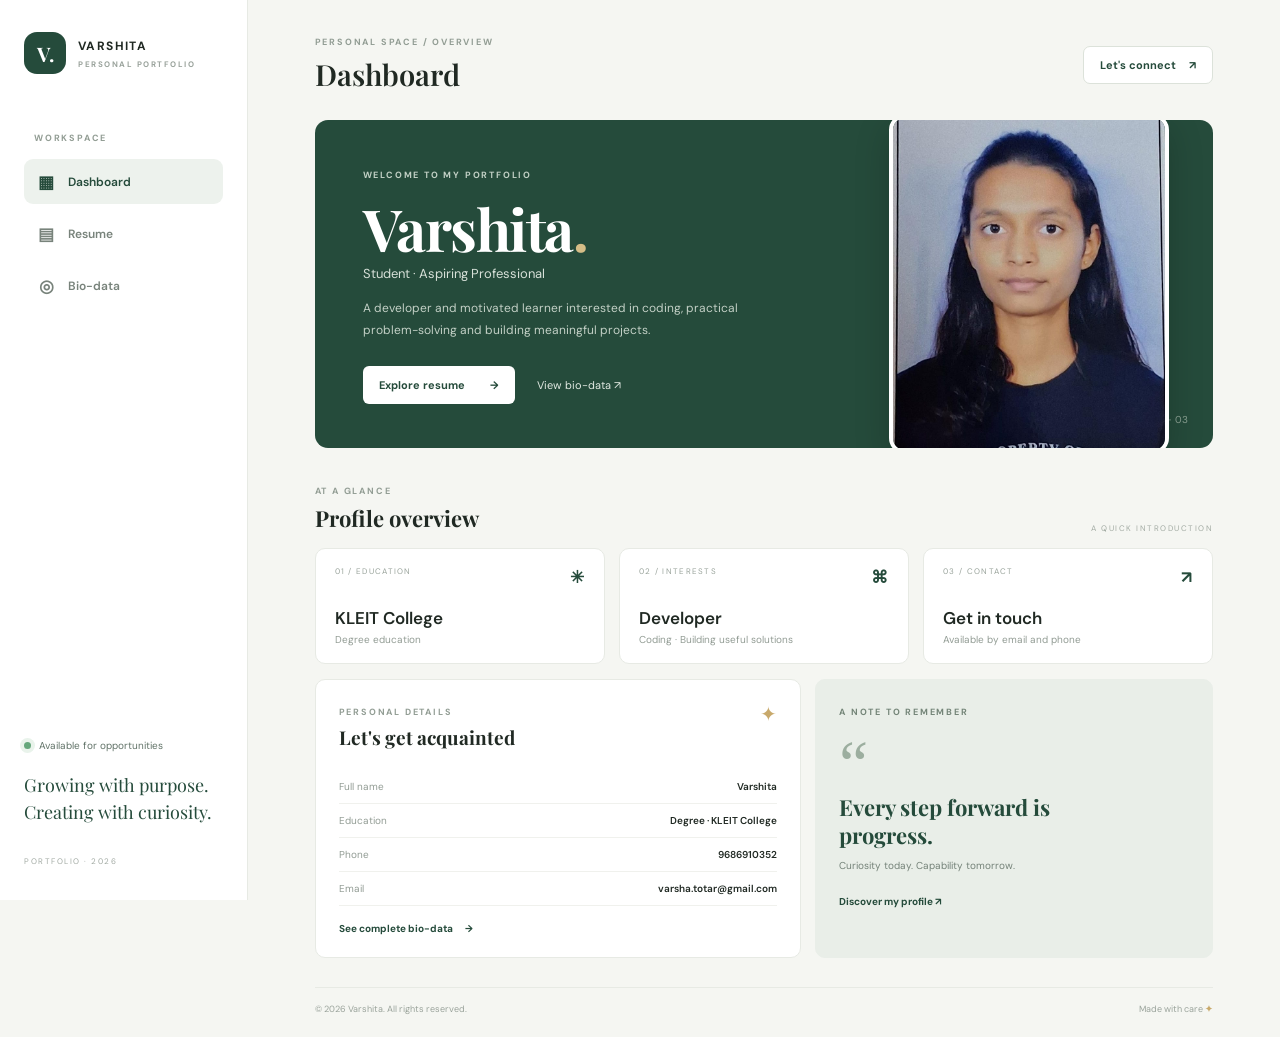
<file: index.html>
<!DOCTYPE html>
<html lang="en">
<head>
  <meta charset="UTF-8"><meta name="viewport" content="width=device-width, initial-scale=1.0">
  <meta name="description" content="Resume and bio-data portfolio of Varshita.">
  <title>Varshita | Personal Portfolio</title>
  <link rel="preconnect" href="https://fonts.googleapis.com">
  <link href="https://fonts.googleapis.com/css2?family=DM+Sans:wght@400;500;600;700&family=Playfair+Display:wght@600;700&display=swap" rel="stylesheet">
  <link rel="stylesheet" href="css/style.css">
</head>
<body>
<div class="layout">
  <aside class="sidebar">
    <a class="brand" href="index.html"><span class="brand-icon">V.</span><span>VARSHITA<small>PERSONAL PORTFOLIO</small></span></a>
    <p class="nav-caption">WORKSPACE</p>
    <nav>
      <a class="nav-link active" href="index.html"><span>▦</span> Dashboard</a>
      <a class="nav-link" href="resume.html"><span>▤</span> Resume</a>
      <a class="nav-link" href="biodata.html"><span>◎</span> Bio-data</a>
    </nav>
    <div class="sidebar-bottom">
      <div class="status"><i></i> Available for opportunities</div>
      <p>Growing with purpose.<br>Creating with curiosity.</p>
      <small>PORTFOLIO · 2026</small>
    </div>
  </aside>

  <main class="main">
    <header class="topbar">
      <div><div class="eyebrow">PERSONAL SPACE / OVERVIEW</div><h1>Dashboard</h1></div>
      <a class="contact-top" href="mailto:varsha.totar@gmail.com">Let's connect <span>↗</span></a>
    </header>

    <section class="hero">
      <div class="hero-content">
        <span class="eyebrow hero-eyebrow">WELCOME TO MY PORTFOLIO</span>
        <h2>Varshita<span>.</span></h2>
        <p class="hero-role">Student · Aspiring Professional</p>
        <p class="hero-description">A developer and motivated learner interested in coding, practical problem-solving and building meaningful projects.</p>
        <div class="hero-actions">
          <a class="button button-light" href="resume.html">Explore resume <b>→</b></a>
          <a class="hero-secondary" href="biodata.html">View bio-data ↗</a>
        </div>
      </div>
      <div class="hero-visual">
  <img src="./varshita-profile-final.jpg" alt="Varshita Profile" class="profile-photo">
        <div class="ring ring-a"></div><div class="ring ring-b"></div>
        <div class="hero-letter">V<span>.</span></div>
        <div class="visual-note">LEARN&nbsp; / &nbsp;GROW&nbsp; / &nbsp;CREATE</div>
      </div>
      <div class="hero-index">01 <span>— 03</span></div>
    </section>

    <div class="section-title"><div><span class="eyebrow">AT A GLANCE</span><h2>Profile overview</h2></div><span class="subtle">A QUICK INTRODUCTION</span></div>
    <section class="stats">
      <article class="stat-card"><div class="stat-top"><span>01 / EDUCATION</span><b>✳</b></div><h3>KLEIT College</h3><p>Degree education</p></article>
      <article class="stat-card"><div class="stat-top"><span>02 / INTERESTS</span><b>⌘</b></div><h3>Developer</h3><p>Coding · Building useful solutions</p></article>
      <article class="stat-card"><div class="stat-top"><span>03 / CONTACT</span><b>↗</b></div><h3>Get in touch</h3><p>Available by email and phone</p></article>
    </section>

    <section class="lower-grid">
      <article class="panel">
        <div class="panel-heading"><div><span class="eyebrow">PERSONAL DETAILS</span><h3>Let's get acquainted</h3></div><span class="panel-symbol">✦</span></div>
        <div class="detail-line"><span>Full name</span><strong>Varshita</strong></div>
        <div class="detail-line"><span>Education</span><strong>Degree · KLEIT College</strong></div>
        <div class="detail-line"><span>Phone</span><strong>9686910352</strong></div>
        <div class="detail-line"><span>Email</span><strong>varsha.totar@gmail.com</strong></div>
        <a class="inline-link" href="biodata.html">See complete bio-data <span>→</span></a>
      </article>
      <article class="panel panel-dark">
        <span class="eyebrow">A NOTE TO REMEMBER</span>
        <div class="quote-mark">“</div>
        <h3>Every step forward is progress.</h3>
        <p>Curiosity today. Capability tomorrow.</p>
        <a href="resume.html">Discover my profile ↗</a>
      </article>
    </section>
    <footer class="footer"><span>© 2026 Varshita. All rights reserved.</span><span>Made with care <b>✦</b></span></footer>
  </main>
</div>
<script src="js/main.js"></script>
</body></html>
</file>
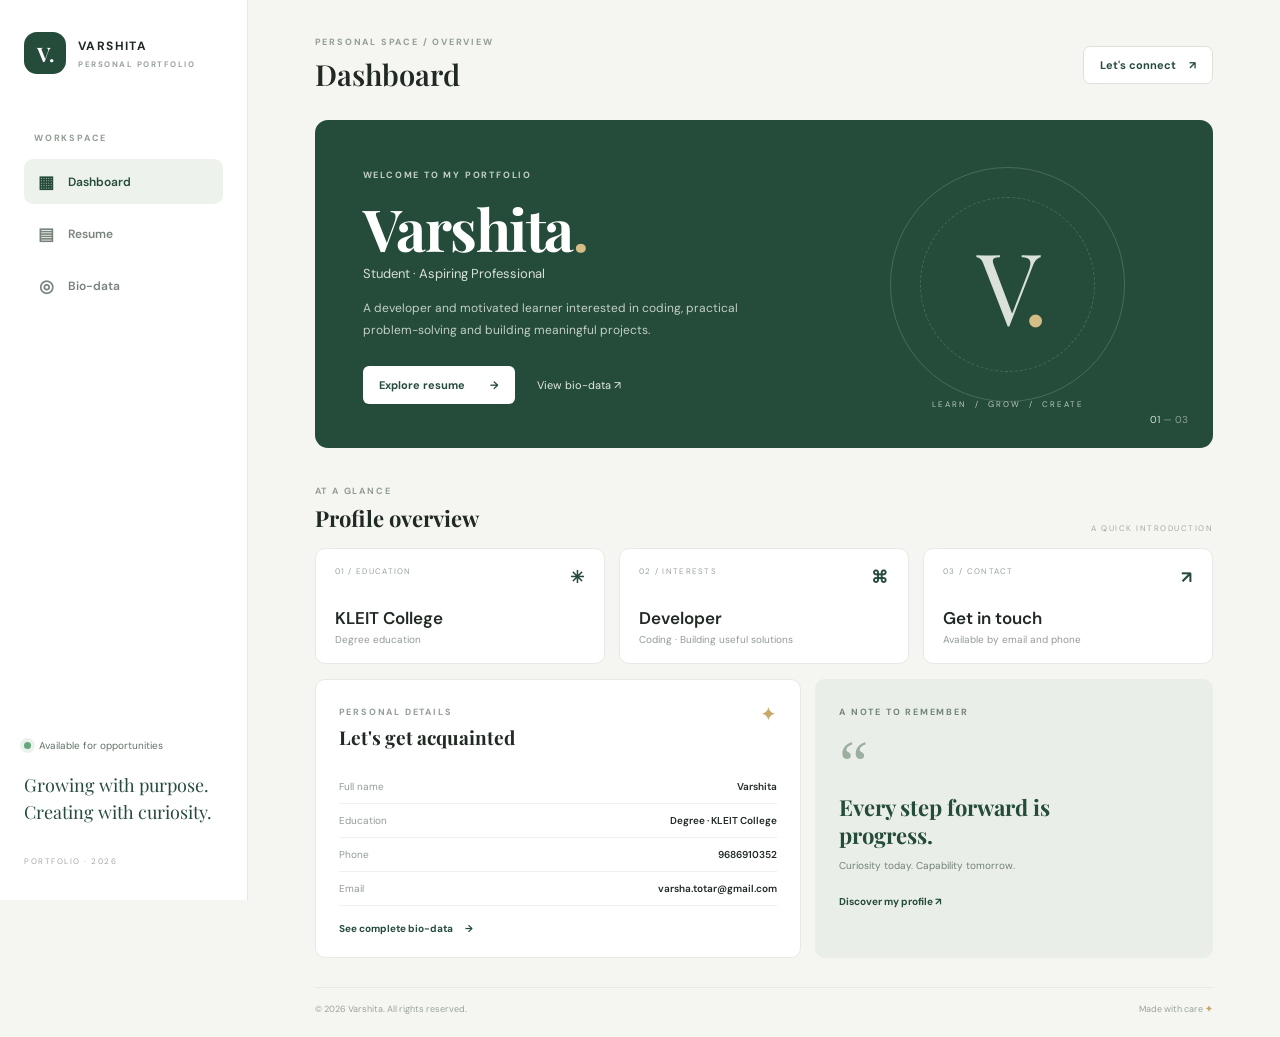
<file: Varshita_Resume_Biodata_Website/index.html>
<!DOCTYPE html>
<html lang="en">
<head>
  <meta charset="UTF-8"><meta name="viewport" content="width=device-width, initial-scale=1.0">
  <meta name="description" content="Resume and bio-data portfolio of Varshita.">
  <title>Varshita | Personal Portfolio</title>
  <link rel="preconnect" href="https://fonts.googleapis.com">
  <link href="https://fonts.googleapis.com/css2?family=DM+Sans:wght@400;500;600;700&family=Playfair+Display:wght@600;700&display=swap" rel="stylesheet">
  <link rel="stylesheet" href="css/style.css">
</head>
<body>
<div class="layout">
  <aside class="sidebar">
    <a class="brand" href="index.html"><span class="brand-icon">V.</span><span>VARSHITA<small>PERSONAL PORTFOLIO</small></span></a>
    <p class="nav-caption">WORKSPACE</p>
    <nav>
      <a class="nav-link active" href="index.html"><span>▦</span> Dashboard</a>
      <a class="nav-link" href="resume.html"><span>▤</span> Resume</a>
      <a class="nav-link" href="biodata.html"><span>◎</span> Bio-data</a>
    </nav>
    <div class="sidebar-bottom">
      <div class="status"><i></i> Available for opportunities</div>
      <p>Growing with purpose.<br>Creating with curiosity.</p>
      <small>PORTFOLIO · 2026</small>
    </div>
  </aside>

  <main class="main">
    <header class="topbar">
      <div><div class="eyebrow">PERSONAL SPACE / OVERVIEW</div><h1>Dashboard</h1></div>
      <a class="contact-top" href="mailto:varsha.totar@gmail.com">Let's connect <span>↗</span></a>
    </header>

    <section class="hero">
      <div class="hero-content">
        <span class="eyebrow hero-eyebrow">WELCOME TO MY PORTFOLIO</span>
        <h2>Varshita<span>.</span></h2>
        <p class="hero-role">Student · Aspiring Professional</p>
        <p class="hero-description">A developer and motivated learner interested in coding, practical problem-solving and building meaningful projects.</p>
        <div class="hero-actions">
          <a class="button button-light" href="resume.html">Explore resume <b>→</b></a>
          <a class="hero-secondary" href="biodata.html">View bio-data ↗</a>
        </div>
      </div>
      <div class="hero-visual" aria-hidden="true">
        <div class="ring ring-a"></div><div class="ring ring-b"></div>
        <div class="hero-letter">V<span>.</span></div>
        <div class="visual-note">LEARN&nbsp; / &nbsp;GROW&nbsp; / &nbsp;CREATE</div>
      </div>
      <div class="hero-index">01 <span>— 03</span></div>
    </section>

    <div class="section-title"><div><span class="eyebrow">AT A GLANCE</span><h2>Profile overview</h2></div><span class="subtle">A QUICK INTRODUCTION</span></div>
    <section class="stats">
      <article class="stat-card"><div class="stat-top"><span>01 / EDUCATION</span><b>✳</b></div><h3>KLEIT College</h3><p>Degree education</p></article>
      <article class="stat-card"><div class="stat-top"><span>02 / INTERESTS</span><b>⌘</b></div><h3>Developer</h3><p>Coding · Building useful solutions</p></article>
      <article class="stat-card"><div class="stat-top"><span>03 / CONTACT</span><b>↗</b></div><h3>Get in touch</h3><p>Available by email and phone</p></article>
    </section>

    <section class="lower-grid">
      <article class="panel">
        <div class="panel-heading"><div><span class="eyebrow">PERSONAL DETAILS</span><h3>Let's get acquainted</h3></div><span class="panel-symbol">✦</span></div>
        <div class="detail-line"><span>Full name</span><strong>Varshita</strong></div>
        <div class="detail-line"><span>Education</span><strong>Degree · KLEIT College</strong></div>
        <div class="detail-line"><span>Phone</span><strong>9686910352</strong></div>
        <div class="detail-line"><span>Email</span><strong>varsha.totar@gmail.com</strong></div>
        <a class="inline-link" href="biodata.html">See complete bio-data <span>→</span></a>
      </article>
      <article class="panel panel-dark">
        <span class="eyebrow">A NOTE TO REMEMBER</span>
        <div class="quote-mark">“</div>
        <h3>Every step forward is progress.</h3>
        <p>Curiosity today. Capability tomorrow.</p>
        <a href="resume.html">Discover my profile ↗</a>
      </article>
    </section>
    <footer class="footer"><span>© 2026 Varshita. All rights reserved.</span><span>Made with care <b>✦</b></span></footer>
  </main>
</div>
<script src="js/main.js"></script>
</body></html>
</file>
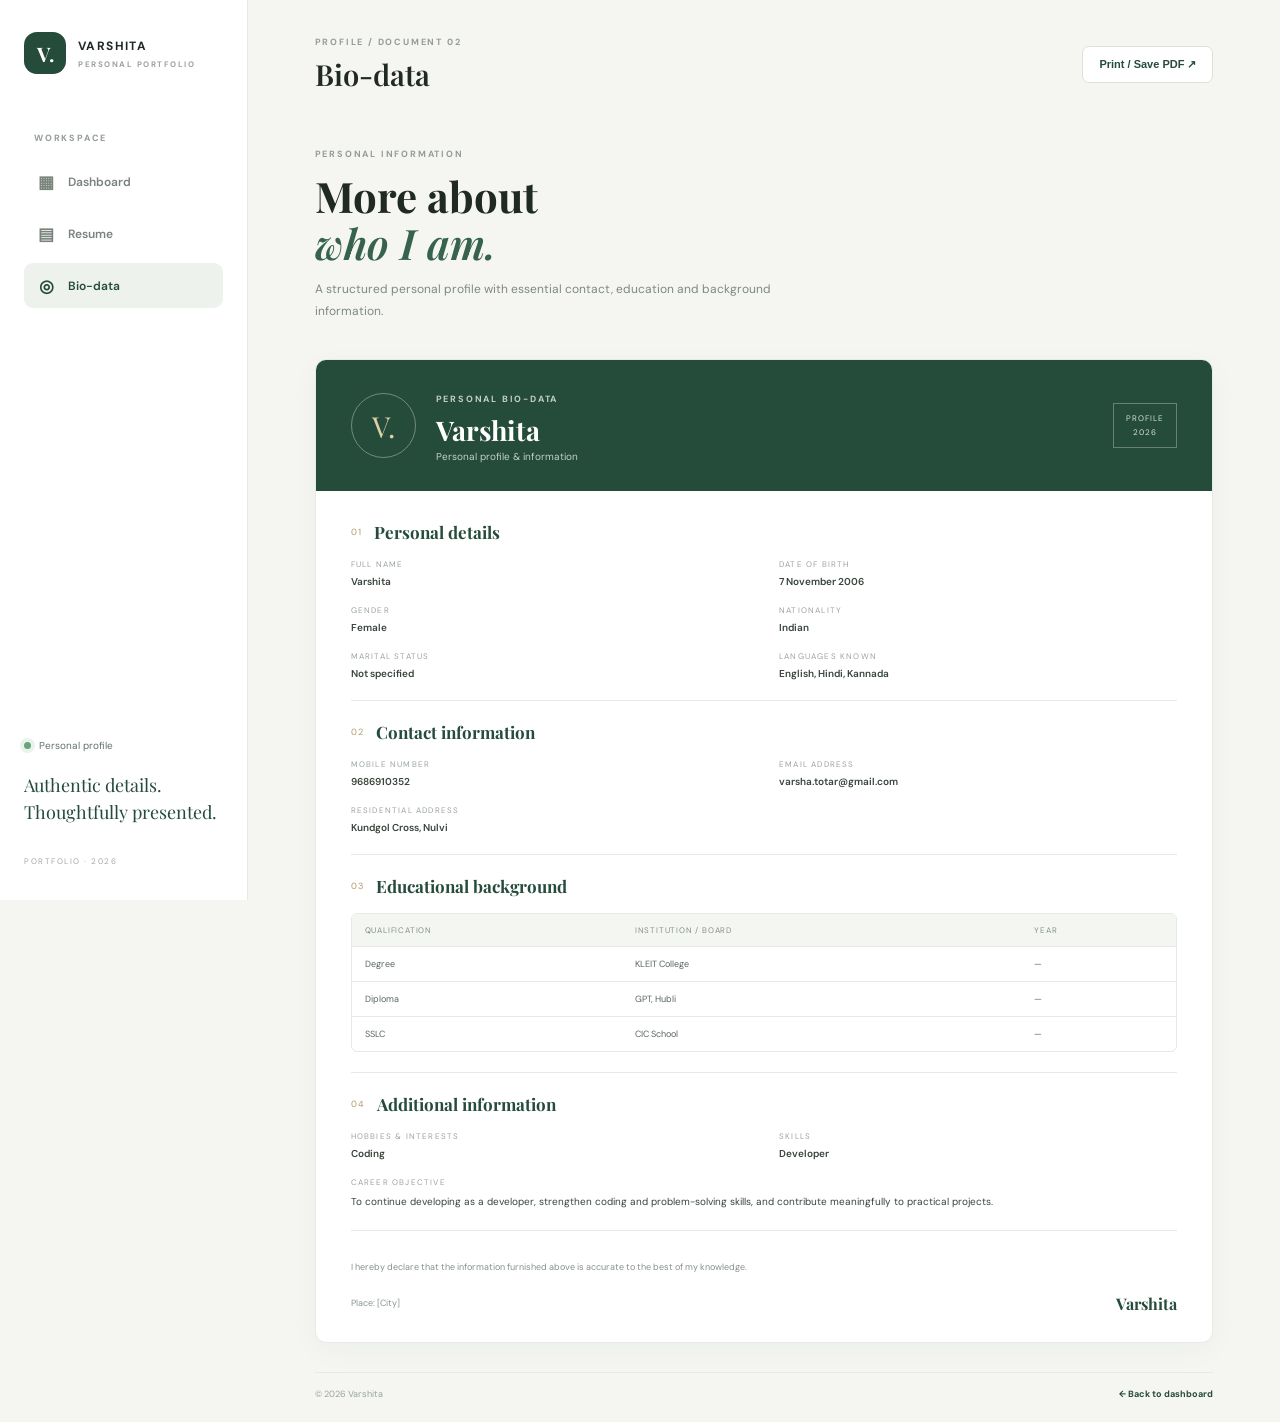
<file: biodata.html>
<!DOCTYPE html>
<html lang="en"><head>
<meta charset="UTF-8"><meta name="viewport" content="width=device-width, initial-scale=1.0">
<title>Bio-data | Varshita</title>
<link rel="preconnect" href="https://fonts.googleapis.com"><link href="https://fonts.googleapis.com/css2?family=DM+Sans:wght@400;500;600;700&family=Playfair+Display:wght@600;700&display=swap" rel="stylesheet">
<link rel="stylesheet" href="css/style.css"></head>
<body><div class="layout">
<aside class="sidebar"><a class="brand" href="index.html"><span class="brand-icon">V.</span><span>VARSHITA<small>PERSONAL PORTFOLIO</small></span></a><p class="nav-caption">WORKSPACE</p><nav><a class="nav-link" href="index.html"><span>▦</span> Dashboard</a><a class="nav-link" href="resume.html"><span>▤</span> Resume</a><a class="nav-link active" href="biodata.html"><span>◎</span> Bio-data</a></nav><div class="sidebar-bottom"><div class="status"><i></i> Personal profile</div><p>Authentic details.<br>Thoughtfully presented.</p><small>PORTFOLIO · 2026</small></div></aside>
<main class="main">
<header class="topbar"><div><div class="eyebrow">PROFILE / DOCUMENT 02</div><h1>Bio-data</h1></div><button class="contact-top print-button" onclick="window.print()">Print / Save PDF ↗</button></header>
<section class="page-intro"><span class="eyebrow">PERSONAL INFORMATION</span><h2>More about<br><em>who I am.</em></h2><p>A structured personal profile with essential contact, education and background information.</p></section>
<section class="bio-sheet">
<div class="bio-banner"><div class="bio-avatar">V.</div><div><span class="eyebrow hero-eyebrow">PERSONAL BIO-DATA</span><h2>Varshita</h2><p>Personal profile & information</p></div><span class="bio-stamp">PROFILE<br>2026</span></div>
<div class="bio-content">
<div class="bio-group"><div class="bio-group-title"><span>01</span><h3>Personal details</h3></div><div class="bio-grid">
<div class="bio-field"><label>Full name</label><strong>Varshita</strong></div><div class="bio-field"><label>Date of birth</label><strong>7 November 2006</strong></div>
<div class="bio-field"><label>Gender</label><strong>Female</strong></div><div class="bio-field"><label>Nationality</label><strong>Indian</strong></div>
<div class="bio-field"><label>Marital status</label><strong>Not specified</strong></div><div class="bio-field"><label>Languages known</label><strong>English, Hindi, Kannada</strong></div>
</div></div>
<div class="bio-group"><div class="bio-group-title"><span>02</span><h3>Contact information</h3></div><div class="bio-grid">
<div class="bio-field"><label>Mobile number</label><strong>9686910352</strong></div><div class="bio-field"><label>Email address</label><strong>varsha.totar@gmail.com</strong></div>
<div class="bio-field full"><label>Residential address</label><strong>Kundgol Cross, Nulvi</strong></div>
</div></div>
<div class="bio-group"><div class="bio-group-title"><span>03</span><h3>Educational background</h3></div><div class="education-table"><div class="table-row table-head"><span>Qualification</span><span>Institution / Board</span><span>Year</span></div><div class="table-row"><span>Degree</span><span>KLEIT College</span><span>—</span></div><div class="table-row"><span>Diploma</span><span>GPT, Hubli</span><span>—</span></div><div class="table-row"><span>SSLC</span><span>CIC School</span><span>—</span></div></div></div>
<div class="bio-group"><div class="bio-group-title"><span>04</span><h3>Additional information</h3></div><div class="bio-grid">
<div class="bio-field"><label>Hobbies & interests</label><strong>Coding</strong></div><div class="bio-field"><label>Skills</label><strong>Developer</strong></div>
<div class="bio-field full"><label>Career objective</label><strong class="normal-weight">To continue developing as a developer, strengthen coding and problem-solving skills, and contribute meaningfully to practical projects.</strong></div>
</div></div>
<div class="bio-declaration"><p>I hereby declare that the information furnished above is accurate to the best of my knowledge.</p><div><span>Place: [City]</span><strong>Varshita</strong></div></div>
</div></section>
<footer class="footer"><span>© 2026 Varshita</span><a href="index.html">← Back to dashboard</a></footer>
</main></div><script src="js/main.js"></script></body></html>
</file>
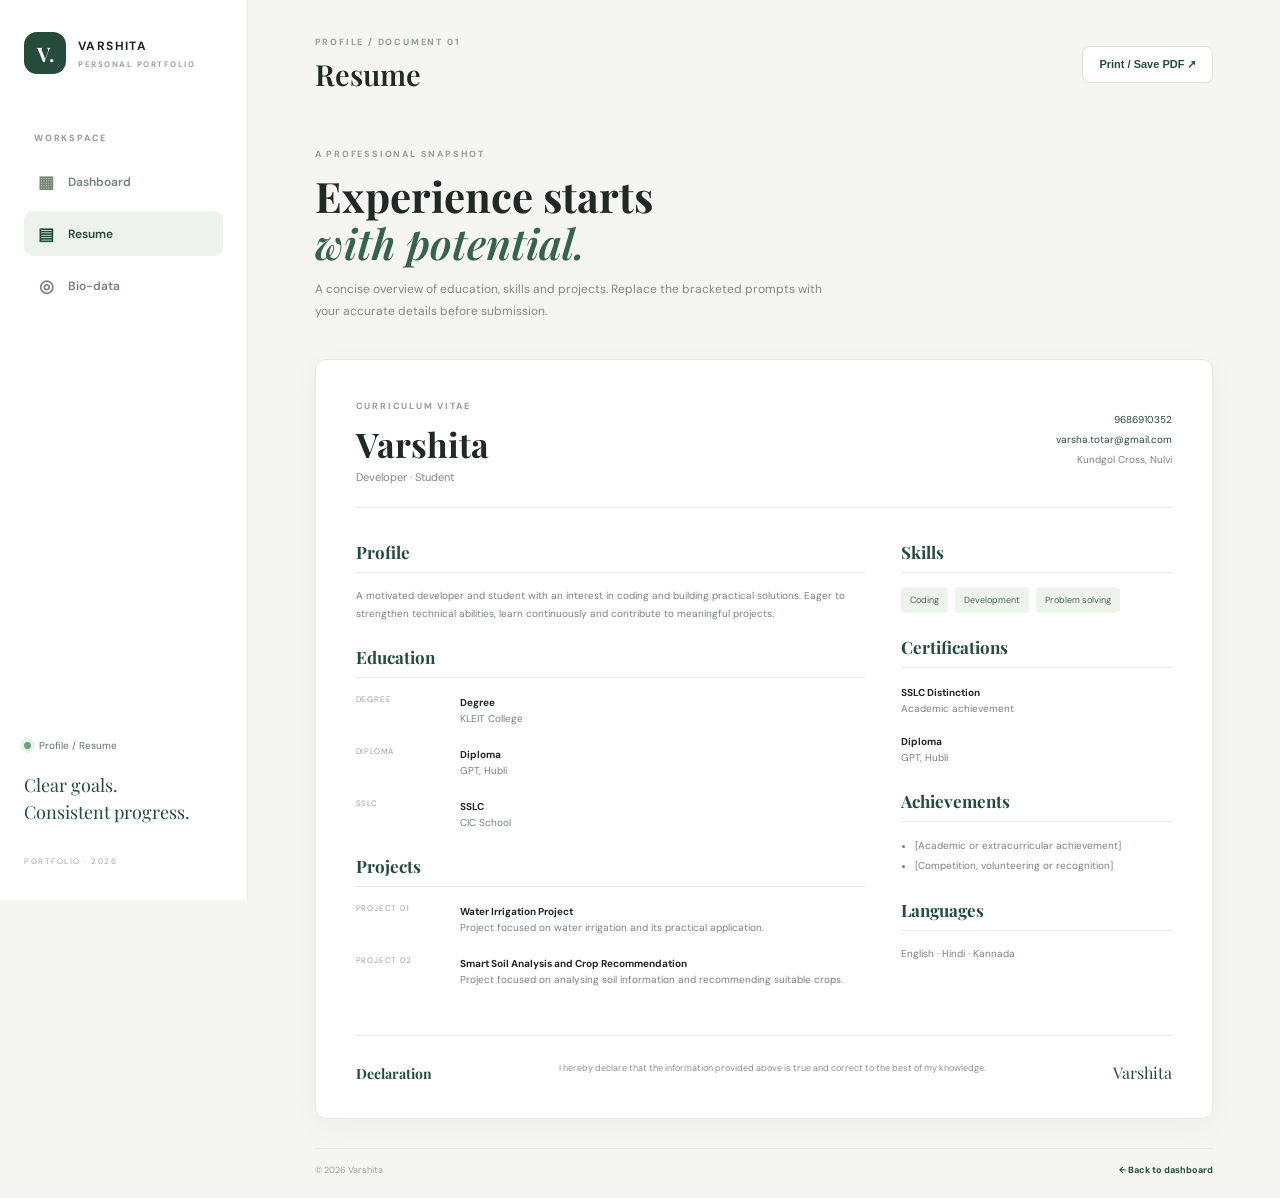
<file: resume.html>
<!DOCTYPE html>
<html lang="en"><head>
<meta charset="UTF-8"><meta name="viewport" content="width=device-width, initial-scale=1.0">
<title>Resume | Varshita</title>
<link rel="preconnect" href="https://fonts.googleapis.com"><link href="https://fonts.googleapis.com/css2?family=DM+Sans:wght@400;500;600;700&family=Playfair+Display:wght@600;700&display=swap" rel="stylesheet">
<link rel="stylesheet" href="css/style.css"></head>
<body><div class="layout">
<aside class="sidebar"><a class="brand" href="index.html"><span class="brand-icon">V.</span><span>VARSHITA<small>PERSONAL PORTFOLIO</small></span></a><p class="nav-caption">WORKSPACE</p><nav><a class="nav-link" href="index.html"><span>▦</span> Dashboard</a><a class="nav-link active" href="resume.html"><span>▤</span> Resume</a><a class="nav-link" href="biodata.html"><span>◎</span> Bio-data</a></nav><div class="sidebar-bottom"><div class="status"><i></i> Profile / Resume</div><p>Clear goals.<br>Consistent progress.</p><small>PORTFOLIO · 2026</small></div></aside>
<main class="main">
<header class="topbar"><div><div class="eyebrow">PROFILE / DOCUMENT 01</div><h1>Resume</h1></div><button class="contact-top print-button" onclick="window.print()">Print / Save PDF ↗</button></header>
<section class="page-intro"><span class="eyebrow">A PROFESSIONAL SNAPSHOT</span><h2>Experience starts<br><em>with potential.</em></h2><p>A concise overview of education, skills and projects. Replace the bracketed prompts with your accurate details before submission.</p></section>
<section class="resume-sheet">
<div class="resume-header"><div><span class="eyebrow">CURRICULUM VITAE</span><h2>Varshita</h2><p>Developer · Student</p></div><div class="resume-contact"><a href="tel:9686910352">9686910352</a><a href="mailto:varsha.totar@gmail.com">varsha.totar@gmail.com</a><span>Kundgol Cross, Nulvi</span></div></div>
<div class="resume-columns"><div>
<section class="resume-section"><h3>Profile</h3><p class="resume-copy">A motivated developer and student with an interest in coding and building practical solutions. Eager to strengthen technical abilities, learn continuously and contribute to meaningful projects.</p></section>
<section class="resume-section"><h3>Education</h3><div class="timeline-item"><div class="timeline-date">DEGREE</div><div><strong>Degree</strong><p>KLEIT College</p></div></div><div class="timeline-item"><div class="timeline-date">DIPLOMA</div><div><strong>Diploma</strong><p>GPT, Hubli</p></div></div><div class="timeline-item"><div class="timeline-date">SSLC</div><div><strong>SSLC</strong><p>CIC School</p></div></div></section>
<section class="resume-section"><h3>Projects</h3><div class="timeline-item"><div class="timeline-date">PROJECT 01</div><div><strong>Water Irrigation Project</strong><p>Project focused on water irrigation and its practical application.</p></div></div><div class="timeline-item"><div class="timeline-date">PROJECT 02</div><div><strong>Smart Soil Analysis and Crop Recommendation</strong><p>Project focused on analysing soil information and recommending suitable crops.</p></div></div></section>
</div><div>
<section class="resume-section"><h3>Skills</h3><div class="resume-tags"><span>Coding</span><span>Development</span><span>Problem solving</span></div></section>
<section class="resume-section"><h3>Certifications</h3><div class="compact-item"><strong>SSLC Distinction</strong><p>Academic achievement</p></div><div class="compact-item"><strong>Diploma</strong><p>GPT, Hubli</p></div></section>
<section class="resume-section"><h3>Achievements</h3><ul class="clean-list"><li>[Academic or extracurricular achievement]</li><li>[Competition, volunteering or recognition]</li></ul></section>
<section class="resume-section"><h3>Languages</h3><p class="resume-copy">English · Hindi · Kannada</p></section>
</div></div>
<div class="declaration"><strong>Declaration</strong><p>I hereby declare that the information provided above is true and correct to the best of my knowledge.</p><span>Varshita</span></div>
</section>
<footer class="footer"><span>© 2026 Varshita</span><a href="index.html">← Back to dashboard</a></footer>
</main></div><script src="js/main.js"></script></body></html>
</file>
<file: css/style.css>
@import url('https://fonts.googleapis.com/css2?family=DM+Sans:wght@400;500;600;700&family=Playfair+Display:wght@600;700&display=swap');
:root{--ink:#202923;--muted:#7d8981;--green:#254b3b;--green2:#37634e;--cream:#f5f6f2;--line:#e7eae4;--white:#fff;--gold:#c8a96b}
*{box-sizing:border-box}body{margin:0;background:var(--cream);color:var(--ink);font-family:'DM Sans',sans-serif;font-size:14px}.layout{min-height:100vh}.sidebar{position:fixed;inset:0 auto 0 0;width:248px;background:#fff;border-right:1px solid var(--line);padding:32px 24px;display:flex;flex-direction:column;z-index:5}.brand{display:flex;align-items:center;gap:12px;text-decoration:none;color:var(--ink);font-size:12px;font-weight:700;letter-spacing:1.4px}.brand-icon{width:42px;height:42px;border-radius:13px;background:var(--green);color:#fff;display:grid;place-items:center;font-family:'Playfair Display';font-size:20px;letter-spacing:0}.brand small{display:block;font-size:8px;color:#9aa39c;letter-spacing:1.5px;margin-top:5px}.nav-caption,.eyebrow{font-size:9px;letter-spacing:1.8px;font-weight:700;color:#929d94}.nav-caption{margin:58px 0 15px 10px}.sidebar nav{display:grid;gap:7px}.nav-link{height:45px;display:flex;align-items:center;gap:13px;padding:0 13px;color:#78837b;text-decoration:none;border-radius:9px;font-size:12px;font-weight:600;transition:.2s}.nav-link span{font-size:17px;width:18px;text-align:center}.nav-link:hover,.nav-link.active{background:#edf2ed;color:var(--green)}.sidebar-bottom{margin-top:auto}.status{font-size:10px;color:#617368;display:flex;align-items:center;gap:8px}.status i{width:7px;height:7px;background:#65a77b;border-radius:50%;box-shadow:0 0 0 4px #e9f3eb}.sidebar-bottom p{font-family:'Playfair Display';font-size:18px;line-height:1.5;color:var(--green);margin:20px 0 24px}.sidebar-bottom small{font-size:8px;letter-spacing:1.5px;color:#a2aaa3}.main{margin-left:248px;padding:36px 5.2% 22px;max-width:1600px}.topbar{display:flex;justify-content:space-between;align-items:center;margin-bottom:27px}.topbar h1{font-family:'Playfair Display';font-size:29px;font-weight:600;margin:7px 0 0}.contact-top{border:1px solid #dce2da;padding:11px 16px;border-radius:7px;text-decoration:none;color:var(--green);font-size:11px;font-weight:700;background:#fff}.contact-top span{margin-left:10px}.hero{position:relative;overflow:hidden;min-height:310px;background:var(--green);border-radius:13px;color:#fff;padding:44px 48px;display:flex;align-items:center}.hero-content{max-width:490px;position:relative;z-index:2}.hero-eyebrow{color:#c2d0c5}.hero h2{font-family:'Playfair Display';font-size:58px;line-height:1;margin:17px 0 8px;letter-spacing:-1.5px}.hero h2 span{color:#d5bd87}.hero-role{font-size:13px;color:#d7e0d8;margin:0 0 16px}.hero-description{max-width:430px;color:#c3d0c6;font-size:12px;line-height:1.8}.hero-actions{display:flex;align-items:center;gap:22px;margin-top:25px}.button{display:inline-flex;gap:25px;align-items:center;padding:12px 16px;border-radius:6px;text-decoration:none;font-size:11px;font-weight:700}.button-light{background:#fff;color:var(--green)}.hero-secondary{color:#e1e9e2;text-decoration:none;font-size:11px}.hero-visual{position:absolute;right:9%;top:50%;transform:translateY(-50%);width:250px;height:250px;display:grid;place-items:center}.ring{position:absolute;border:1px solid rgba(255,255,255,.17);border-radius:50%}.ring-a{width:235px;height:235px}.ring-b{width:175px;height:175px;border-style:dashed}.hero-letter{font-family:'Playfair Display';font-size:100px;color:#d9e1d9;letter-spacing:-10px}.hero-letter span{color:#d5bd87}.visual-note{position:absolute;bottom:0;font-size:8px;letter-spacing:2px;color:#b8c9bc}.hero-index{position:absolute;right:25px;bottom:22px;font-size:10px;color:#d7e1d9}.hero-index span{color:#8ca294}.section-title{display:flex;justify-content:space-between;align-items:end;margin:32px 0 15px}.section-title h2{font-family:'Playfair Display';font-size:22px;margin:5px 0 0}.subtle{font-size:8px;letter-spacing:1.5px;color:#a3aca4}.stats{display:grid;grid-template-columns:repeat(3,1fr);gap:14px}.stat-card,.panel{background:#fff;border:1px solid var(--line);border-radius:10px}.stat-card{padding:17px 19px}.stat-top{display:flex;justify-content:space-between;color:#99a39b;font-size:8px;letter-spacing:1.3px}.stat-top b{color:var(--green);font-size:17px}.stat-card h3{font-size:17px;margin:19px 0 4px;font-weight:600}.stat-card p{margin:0;color:#929c94;font-size:10px}.lower-grid{display:grid;grid-template-columns:1.1fr .9fr;gap:14px;margin-top:15px}.panel{padding:21px 23px}.panel-heading{display:flex;justify-content:space-between;align-items:start;margin-bottom:15px}.panel-heading h3{font-family:'Playfair Display';font-size:19px;margin:5px 0}.panel-symbol{font-size:20px;color:var(--gold)}.detail-line{display:flex;justify-content:space-between;gap:15px;padding:10px 0;border-bottom:1px solid #f0f1ed;font-size:10px}.detail-line span{color:#929c94}.detail-line strong{font-weight:600;text-align:right}.inline-link{display:inline-block;color:var(--green);font-size:10px;font-weight:700;text-decoration:none;margin-top:16px}.inline-link span{margin-left:10px}.panel-dark{background:#e9eee8;border-color:#e9eee8;position:relative}.panel-dark .eyebrow{color:#748578}.quote-mark{font-family:Georgia;font-size:65px;line-height:.8;color:#9cae9f;margin-top:19px}.panel-dark h3{font-family:'Playfair Display';font-size:22px;max-width:260px;line-height:1.25;margin:4px 0 8px;color:var(--green)}.panel-dark p{font-size:10px;color:#748278}.panel-dark a{display:inline-block;margin-top:13px;text-decoration:none;color:var(--green);font-size:10px;font-weight:700}.footer{display:flex;justify-content:space-between;margin-top:29px;padding-top:15px;border-top:1px solid var(--line);font-size:9px;color:#9aa39b}.footer b{color:var(--gold)}.footer a{color:var(--green);text-decoration:none;font-weight:700}
/* Inner pages */.page-intro{padding:23px 0 25px}.page-intro h2{font-family:'Playfair Display';font-size:42px;line-height:1.12;margin:12px 0;color:var(--ink)}.page-intro h2 em{color:var(--green2);font-weight:600}.page-intro p{max-width:510px;color:#7e8981;font-size:12px;line-height:1.8}.resume-sheet,.bio-sheet{background:#fff;border:1px solid var(--line);border-radius:11px;padding:35px 40px;box-shadow:0 8px 30px rgba(30,50,38,.035)}.resume-header{display:flex;justify-content:space-between;gap:20px;padding-bottom:23px;border-bottom:1px solid var(--line)}.resume-header h2{font-family:'Playfair Display';font-size:34px;margin:8px 0 3px}.resume-header p{font-size:11px;color:#7c887f;margin:0}.resume-contact{display:grid;gap:7px;align-content:center;text-align:right;font-size:10px;color:#78847b}.resume-contact a{color:var(--green);text-decoration:none}.resume-columns{display:grid;grid-template-columns:1.5fr .8fr;gap:36px;padding-top:10px}.resume-section{margin-top:23px}.resume-section h3{font-family:'Playfair Display';font-size:17px;margin:0 0 14px;padding-bottom:9px;border-bottom:1px solid var(--line);color:var(--green)}.resume-copy,.timeline-item p,.compact-item p{font-size:10px;line-height:1.8;color:#77837a;margin:0}.timeline-item{display:grid;grid-template-columns:94px 1fr;gap:10px;margin:0 0 16px}.timeline-date{font-size:8px;letter-spacing:.8px;color:#9aa49b;padding-top:2px}.timeline-item strong,.compact-item strong{font-size:10px}.timeline-item small{font-size:9px;color:#9aa49b}.resume-tags{display:flex;flex-wrap:wrap;gap:7px}.resume-tags span{background:#eff3ee;color:#476451;border-radius:4px;padding:7px 9px;font-size:9px}.compact-item{margin-bottom:13px}.clean-list{padding-left:14px;margin:0;color:#77837a;font-size:10px;line-height:2}.declaration{margin-top:30px;padding-top:17px;border-top:1px solid var(--line);display:flex;justify-content:space-between;align-items:end;gap:20px}.declaration strong{font-family:'Playfair Display';font-size:14px;color:var(--green)}.declaration p{font-size:9px;color:#89948b;max-width:450px}.declaration span{font-family:'Playfair Display';font-size:16px;color:var(--green)}
.bio-sheet{padding:0;overflow:hidden}.bio-banner{background:var(--green);color:#fff;padding:28px 35px;display:flex;align-items:center;gap:20px;position:relative}.bio-avatar{width:65px;height:65px;border:1px solid rgba(255,255,255,.35);border-radius:50%;display:grid;place-items:center;font-family:'Playfair Display';font-size:29px;color:#e0d0a8}.bio-banner h2{font-family:'Playfair Display';font-size:27px;margin:6px 0 2px}.bio-banner p{font-size:10px;color:#c4d1c7;margin:0}.bio-stamp{margin-left:auto;border:1px solid rgba(255,255,255,.3);padding:8px 12px;font-size:8px;line-height:1.7;letter-spacing:1px;color:#d8e1d9;text-align:center}.bio-content{padding:10px 35px 28px}.bio-group{padding:20px 0;border-bottom:1px solid var(--line)}.bio-group:last-child{border-bottom:0}.bio-group-title{display:flex;align-items:center;gap:12px;margin-bottom:16px}.bio-group-title span{font-size:9px;color:#b39a66;letter-spacing:1px}.bio-group-title h3{font-family:'Playfair Display';font-size:17px;margin:0;color:var(--green)}.bio-grid{display:grid;grid-template-columns:1fr 1fr;gap:17px 30px}.bio-field{display:grid;gap:6px}.bio-field.full{grid-column:1/-1}.bio-field label{font-size:8px;letter-spacing:1.2px;color:#9aa49b;text-transform:uppercase}.bio-field strong{font-size:10px;font-weight:600;color:#37453b}.bio-field .normal-weight{font-weight:400;line-height:1.7}.education-table{border:1px solid var(--line);border-radius:6px;overflow:hidden}.table-row{display:grid;grid-template-columns:1fr 1.5fr .5fr;gap:12px;padding:11px 13px;border-bottom:1px solid var(--line);font-size:9px;color:#59665d}.table-row:last-child{border-bottom:0}.table-head{background:#f4f6f2;color:#859187;font-size:8px;letter-spacing:.8px;text-transform:uppercase}.bio-declaration{padding-top:20px}.bio-declaration p{font-size:9px;color:#879188;line-height:1.7}.bio-declaration div{display:flex;justify-content:space-between;align-items:center;font-size:9px;color:#8a958c;margin-top:17px}.bio-declaration strong{font-family:'Playfair Display';font-size:16px;color:var(--green)}
@media(max-width:900px){.sidebar{width:205px;padding:25px 17px}.main{margin-left:205px;padding:28px 4%}.hero{padding:35px}.hero-visual{right:3%;opacity:.65}.resume-sheet{padding:27px}.resume-columns{gap:22px}}
@media(max-width:680px){.sidebar{position:relative;width:auto;height:auto;padding:13px 17px;display:block;border-right:0;border-bottom:1px solid var(--line)}.brand{display:inline-flex}.nav-caption,.sidebar-bottom{display:none}.sidebar nav{display:flex;gap:5px;margin-top:13px}.nav-link{height:36px;padding:0 10px;font-size:10px;gap:6px}.main{margin:0;padding:23px 17px}.topbar h1{font-size:25px}.contact-top{font-size:9px;padding:9px}.hero{min-height:300px;padding:28px 24px}.hero h2{font-size:48px}.hero-visual{right:-65px;opacity:.28}.hero-description{max-width:340px}.hero-index{display:none}.stats{grid-template-columns:1fr}.stat-card{padding:15px 17px}.stat-card h3{margin-top:12px}.lower-grid{grid-template-columns:1fr}.subtle{display:none}.page-intro h2{font-size:36px}.resume-sheet{padding:22px 18px}.resume-header{display:block}.resume-contact{text-align:left;margin-top:17px}.resume-columns{grid-template-columns:1fr;gap:0}.declaration{align-items:start;flex-direction:column;gap:0}.bio-banner{padding:22px 19px}.bio-content{padding:8px 19px 20px}.bio-grid{grid-template-columns:1fr 1fr;gap:15px}.table-row{grid-template-columns:1fr 1.3fr .5fr;font-size:8px;padding:9px 7px;gap:6px}.footer{font-size:8px}}
@media print{body{background:#fff}.sidebar,.topbar,.footer,.page-intro,.print-button{display:none!important}.main{margin:0;padding:0;max-width:none}.resume-sheet,.bio-sheet{box-shadow:none;border:0;padding:10mm}.bio-sheet{padding:0}.resume-columns{gap:25px}.bio-content{padding:8mm 10mm}.resume-section{break-inside:avoid}.layout{display:block}@page{margin:12mm}}
/* Profile photo styling */
.hero-visual {
    position: absolute;
    right: 8%;
    top: 50%;
    transform: translateY(-50%);
    width: 280px;
    height: 320px;
    display: flex;
    align-items: center;
    justify-content: center;
    overflow: visible;
    z-index: 2;
}

.hero-visual .ring,
.hero-visual .hero-letter,
.hero-visual .visual-note {
    display: none;
}

.profile-photo {
    display: block;
    width: 100%;
    height: 100%;
    object-fit: cover;
    object-position: center 20%;
    border-radius: 16px;
    border: 4px solid white;
    box-shadow: 0 12px 35px rgba(0, 0, 0, 0.2);
}
/* Final hero photo alignment */
.hero {
    position: relative !important;
}

.hero-visual {
    position: absolute !important;
    left: auto !important;
    right: 6% !important;
    top: 50% !important;
    transform: translateY(-50%) !important;
    width: 280px !important;
    height: 320px !important;
    overflow: visible !important;
    opacity: 1 !important;
    z-index: 5 !important;
}

.profile-photo {
    width: 100% !important;
    height: 100% !important;
    object-fit: cover !important;
    object-position: center center !important;
}
/* Force profile photo to the right */
.hero {
    position: relative !important;
}

.hero-content {
    position: relative;
    z-index: 2;
    max-width: 55%;
}

.hero-visual {
    position: absolute !important;
    display: block !important;
    right: 5% !important;
    left: auto !important;
    top: 50% !important;
    transform: translateY(-50%) !important;
    width: 280px !important;
    height: 340px !important;
    opacity: 1 !important;
    z-index: 3 !important;
}

.profile-photo {
    display: block !important;
    width: 100% !important;
    height: 100% !important;
    object-fit: cover !important;
    object-position: center 20% !important;
}
</file>
<file: Varshita_Resume_Biodata_Website/css/style.css>
@import url('https://fonts.googleapis.com/css2?family=DM+Sans:wght@400;500;600;700&family=Playfair+Display:wght@600;700&display=swap');
:root{--ink:#202923;--muted:#7d8981;--green:#254b3b;--green2:#37634e;--cream:#f5f6f2;--line:#e7eae4;--white:#fff;--gold:#c8a96b}
*{box-sizing:border-box}body{margin:0;background:var(--cream);color:var(--ink);font-family:'DM Sans',sans-serif;font-size:14px}.layout{min-height:100vh}.sidebar{position:fixed;inset:0 auto 0 0;width:248px;background:#fff;border-right:1px solid var(--line);padding:32px 24px;display:flex;flex-direction:column;z-index:5}.brand{display:flex;align-items:center;gap:12px;text-decoration:none;color:var(--ink);font-size:12px;font-weight:700;letter-spacing:1.4px}.brand-icon{width:42px;height:42px;border-radius:13px;background:var(--green);color:#fff;display:grid;place-items:center;font-family:'Playfair Display';font-size:20px;letter-spacing:0}.brand small{display:block;font-size:8px;color:#9aa39c;letter-spacing:1.5px;margin-top:5px}.nav-caption,.eyebrow{font-size:9px;letter-spacing:1.8px;font-weight:700;color:#929d94}.nav-caption{margin:58px 0 15px 10px}.sidebar nav{display:grid;gap:7px}.nav-link{height:45px;display:flex;align-items:center;gap:13px;padding:0 13px;color:#78837b;text-decoration:none;border-radius:9px;font-size:12px;font-weight:600;transition:.2s}.nav-link span{font-size:17px;width:18px;text-align:center}.nav-link:hover,.nav-link.active{background:#edf2ed;color:var(--green)}.sidebar-bottom{margin-top:auto}.status{font-size:10px;color:#617368;display:flex;align-items:center;gap:8px}.status i{width:7px;height:7px;background:#65a77b;border-radius:50%;box-shadow:0 0 0 4px #e9f3eb}.sidebar-bottom p{font-family:'Playfair Display';font-size:18px;line-height:1.5;color:var(--green);margin:20px 0 24px}.sidebar-bottom small{font-size:8px;letter-spacing:1.5px;color:#a2aaa3}.main{margin-left:248px;padding:36px 5.2% 22px;max-width:1600px}.topbar{display:flex;justify-content:space-between;align-items:center;margin-bottom:27px}.topbar h1{font-family:'Playfair Display';font-size:29px;font-weight:600;margin:7px 0 0}.contact-top{border:1px solid #dce2da;padding:11px 16px;border-radius:7px;text-decoration:none;color:var(--green);font-size:11px;font-weight:700;background:#fff}.contact-top span{margin-left:10px}.hero{position:relative;overflow:hidden;min-height:310px;background:var(--green);border-radius:13px;color:#fff;padding:44px 48px;display:flex;align-items:center}.hero-content{max-width:490px;position:relative;z-index:2}.hero-eyebrow{color:#c2d0c5}.hero h2{font-family:'Playfair Display';font-size:58px;line-height:1;margin:17px 0 8px;letter-spacing:-1.5px}.hero h2 span{color:#d5bd87}.hero-role{font-size:13px;color:#d7e0d8;margin:0 0 16px}.hero-description{max-width:430px;color:#c3d0c6;font-size:12px;line-height:1.8}.hero-actions{display:flex;align-items:center;gap:22px;margin-top:25px}.button{display:inline-flex;gap:25px;align-items:center;padding:12px 16px;border-radius:6px;text-decoration:none;font-size:11px;font-weight:700}.button-light{background:#fff;color:var(--green)}.hero-secondary{color:#e1e9e2;text-decoration:none;font-size:11px}.hero-visual{position:absolute;right:9%;top:50%;transform:translateY(-50%);width:250px;height:250px;display:grid;place-items:center}.ring{position:absolute;border:1px solid rgba(255,255,255,.17);border-radius:50%}.ring-a{width:235px;height:235px}.ring-b{width:175px;height:175px;border-style:dashed}.hero-letter{font-family:'Playfair Display';font-size:100px;color:#d9e1d9;letter-spacing:-10px}.hero-letter span{color:#d5bd87}.visual-note{position:absolute;bottom:0;font-size:8px;letter-spacing:2px;color:#b8c9bc}.hero-index{position:absolute;right:25px;bottom:22px;font-size:10px;color:#d7e1d9}.hero-index span{color:#8ca294}.section-title{display:flex;justify-content:space-between;align-items:end;margin:32px 0 15px}.section-title h2{font-family:'Playfair Display';font-size:22px;margin:5px 0 0}.subtle{font-size:8px;letter-spacing:1.5px;color:#a3aca4}.stats{display:grid;grid-template-columns:repeat(3,1fr);gap:14px}.stat-card,.panel{background:#fff;border:1px solid var(--line);border-radius:10px}.stat-card{padding:17px 19px}.stat-top{display:flex;justify-content:space-between;color:#99a39b;font-size:8px;letter-spacing:1.3px}.stat-top b{color:var(--green);font-size:17px}.stat-card h3{font-size:17px;margin:19px 0 4px;font-weight:600}.stat-card p{margin:0;color:#929c94;font-size:10px}.lower-grid{display:grid;grid-template-columns:1.1fr .9fr;gap:14px;margin-top:15px}.panel{padding:21px 23px}.panel-heading{display:flex;justify-content:space-between;align-items:start;margin-bottom:15px}.panel-heading h3{font-family:'Playfair Display';font-size:19px;margin:5px 0}.panel-symbol{font-size:20px;color:var(--gold)}.detail-line{display:flex;justify-content:space-between;gap:15px;padding:10px 0;border-bottom:1px solid #f0f1ed;font-size:10px}.detail-line span{color:#929c94}.detail-line strong{font-weight:600;text-align:right}.inline-link{display:inline-block;color:var(--green);font-size:10px;font-weight:700;text-decoration:none;margin-top:16px}.inline-link span{margin-left:10px}.panel-dark{background:#e9eee8;border-color:#e9eee8;position:relative}.panel-dark .eyebrow{color:#748578}.quote-mark{font-family:Georgia;font-size:65px;line-height:.8;color:#9cae9f;margin-top:19px}.panel-dark h3{font-family:'Playfair Display';font-size:22px;max-width:260px;line-height:1.25;margin:4px 0 8px;color:var(--green)}.panel-dark p{font-size:10px;color:#748278}.panel-dark a{display:inline-block;margin-top:13px;text-decoration:none;color:var(--green);font-size:10px;font-weight:700}.footer{display:flex;justify-content:space-between;margin-top:29px;padding-top:15px;border-top:1px solid var(--line);font-size:9px;color:#9aa39b}.footer b{color:var(--gold)}.footer a{color:var(--green);text-decoration:none;font-weight:700}
/* Inner pages */.page-intro{padding:23px 0 25px}.page-intro h2{font-family:'Playfair Display';font-size:42px;line-height:1.12;margin:12px 0;color:var(--ink)}.page-intro h2 em{color:var(--green2);font-weight:600}.page-intro p{max-width:510px;color:#7e8981;font-size:12px;line-height:1.8}.resume-sheet,.bio-sheet{background:#fff;border:1px solid var(--line);border-radius:11px;padding:35px 40px;box-shadow:0 8px 30px rgba(30,50,38,.035)}.resume-header{display:flex;justify-content:space-between;gap:20px;padding-bottom:23px;border-bottom:1px solid var(--line)}.resume-header h2{font-family:'Playfair Display';font-size:34px;margin:8px 0 3px}.resume-header p{font-size:11px;color:#7c887f;margin:0}.resume-contact{display:grid;gap:7px;align-content:center;text-align:right;font-size:10px;color:#78847b}.resume-contact a{color:var(--green);text-decoration:none}.resume-columns{display:grid;grid-template-columns:1.5fr .8fr;gap:36px;padding-top:10px}.resume-section{margin-top:23px}.resume-section h3{font-family:'Playfair Display';font-size:17px;margin:0 0 14px;padding-bottom:9px;border-bottom:1px solid var(--line);color:var(--green)}.resume-copy,.timeline-item p,.compact-item p{font-size:10px;line-height:1.8;color:#77837a;margin:0}.timeline-item{display:grid;grid-template-columns:94px 1fr;gap:10px;margin:0 0 16px}.timeline-date{font-size:8px;letter-spacing:.8px;color:#9aa49b;padding-top:2px}.timeline-item strong,.compact-item strong{font-size:10px}.timeline-item small{font-size:9px;color:#9aa49b}.resume-tags{display:flex;flex-wrap:wrap;gap:7px}.resume-tags span{background:#eff3ee;color:#476451;border-radius:4px;padding:7px 9px;font-size:9px}.compact-item{margin-bottom:13px}.clean-list{padding-left:14px;margin:0;color:#77837a;font-size:10px;line-height:2}.declaration{margin-top:30px;padding-top:17px;border-top:1px solid var(--line);display:flex;justify-content:space-between;align-items:end;gap:20px}.declaration strong{font-family:'Playfair Display';font-size:14px;color:var(--green)}.declaration p{font-size:9px;color:#89948b;max-width:450px}.declaration span{font-family:'Playfair Display';font-size:16px;color:var(--green)}
.bio-sheet{padding:0;overflow:hidden}.bio-banner{background:var(--green);color:#fff;padding:28px 35px;display:flex;align-items:center;gap:20px;position:relative}.bio-avatar{width:65px;height:65px;border:1px solid rgba(255,255,255,.35);border-radius:50%;display:grid;place-items:center;font-family:'Playfair Display';font-size:29px;color:#e0d0a8}.bio-banner h2{font-family:'Playfair Display';font-size:27px;margin:6px 0 2px}.bio-banner p{font-size:10px;color:#c4d1c7;margin:0}.bio-stamp{margin-left:auto;border:1px solid rgba(255,255,255,.3);padding:8px 12px;font-size:8px;line-height:1.7;letter-spacing:1px;color:#d8e1d9;text-align:center}.bio-content{padding:10px 35px 28px}.bio-group{padding:20px 0;border-bottom:1px solid var(--line)}.bio-group:last-child{border-bottom:0}.bio-group-title{display:flex;align-items:center;gap:12px;margin-bottom:16px}.bio-group-title span{font-size:9px;color:#b39a66;letter-spacing:1px}.bio-group-title h3{font-family:'Playfair Display';font-size:17px;margin:0;color:var(--green)}.bio-grid{display:grid;grid-template-columns:1fr 1fr;gap:17px 30px}.bio-field{display:grid;gap:6px}.bio-field.full{grid-column:1/-1}.bio-field label{font-size:8px;letter-spacing:1.2px;color:#9aa49b;text-transform:uppercase}.bio-field strong{font-size:10px;font-weight:600;color:#37453b}.bio-field .normal-weight{font-weight:400;line-height:1.7}.education-table{border:1px solid var(--line);border-radius:6px;overflow:hidden}.table-row{display:grid;grid-template-columns:1fr 1.5fr .5fr;gap:12px;padding:11px 13px;border-bottom:1px solid var(--line);font-size:9px;color:#59665d}.table-row:last-child{border-bottom:0}.table-head{background:#f4f6f2;color:#859187;font-size:8px;letter-spacing:.8px;text-transform:uppercase}.bio-declaration{padding-top:20px}.bio-declaration p{font-size:9px;color:#879188;line-height:1.7}.bio-declaration div{display:flex;justify-content:space-between;align-items:center;font-size:9px;color:#8a958c;margin-top:17px}.bio-declaration strong{font-family:'Playfair Display';font-size:16px;color:var(--green)}
@media(max-width:900px){.sidebar{width:205px;padding:25px 17px}.main{margin-left:205px;padding:28px 4%}.hero{padding:35px}.hero-visual{right:3%;opacity:.65}.resume-sheet{padding:27px}.resume-columns{gap:22px}}
@media(max-width:680px){.sidebar{position:relative;width:auto;height:auto;padding:13px 17px;display:block;border-right:0;border-bottom:1px solid var(--line)}.brand{display:inline-flex}.nav-caption,.sidebar-bottom{display:none}.sidebar nav{display:flex;gap:5px;margin-top:13px}.nav-link{height:36px;padding:0 10px;font-size:10px;gap:6px}.main{margin:0;padding:23px 17px}.topbar h1{font-size:25px}.contact-top{font-size:9px;padding:9px}.hero{min-height:300px;padding:28px 24px}.hero h2{font-size:48px}.hero-visual{right:-65px;opacity:.28}.hero-description{max-width:340px}.hero-index{display:none}.stats{grid-template-columns:1fr}.stat-card{padding:15px 17px}.stat-card h3{margin-top:12px}.lower-grid{grid-template-columns:1fr}.subtle{display:none}.page-intro h2{font-size:36px}.resume-sheet{padding:22px 18px}.resume-header{display:block}.resume-contact{text-align:left;margin-top:17px}.resume-columns{grid-template-columns:1fr;gap:0}.declaration{align-items:start;flex-direction:column;gap:0}.bio-banner{padding:22px 19px}.bio-content{padding:8px 19px 20px}.bio-grid{grid-template-columns:1fr 1fr;gap:15px}.table-row{grid-template-columns:1fr 1.3fr .5fr;font-size:8px;padding:9px 7px;gap:6px}.footer{font-size:8px}}
@media print{body{background:#fff}.sidebar,.topbar,.footer,.page-intro,.print-button{display:none!important}.main{margin:0;padding:0;max-width:none}.resume-sheet,.bio-sheet{box-shadow:none;border:0;padding:10mm}.bio-sheet{padding:0}.resume-columns{gap:25px}.bio-content{padding:8mm 10mm}.resume-section{break-inside:avoid}.layout{display:block}@page{margin:12mm}}
</file>
